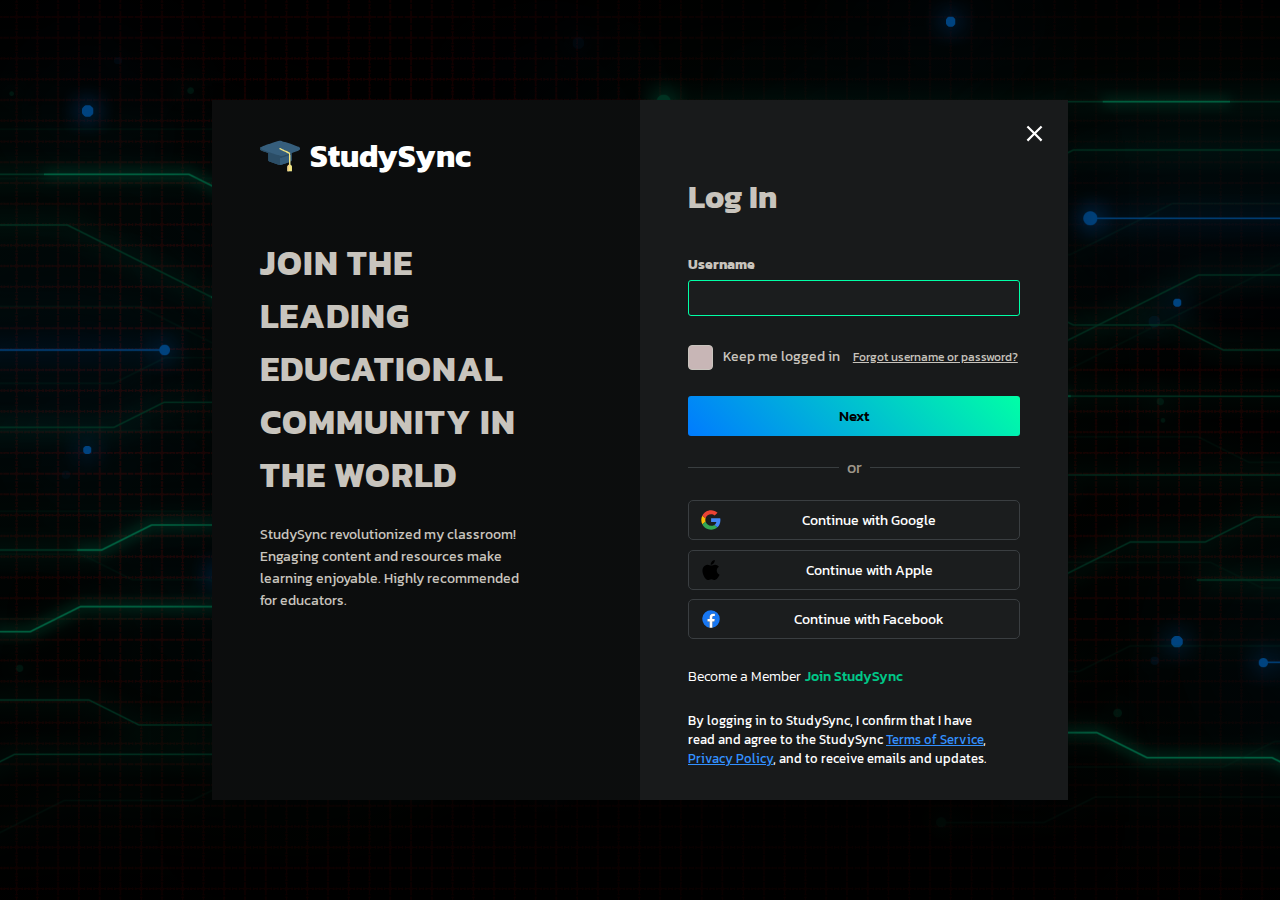
<file: login.html>
<!DOCTYPE html>
<html lang="en">
<head>
    <meta charset="UTF-8">
    <meta name="viewport" content="width=device-width, initial-scale=1.0">
    <title>Login | StudySync</title>
    <link rel="icon" type="image/x-icon" href="assests/mortarboard.svg">
    <link rel="stylesheet" href="./css/style.css">
    <link rel="stylesheet" href="./css/login.css">
    <link rel="stylesheet" href="./css/responsive.css">
</head>
<body>
    <div class="overflow-hidden-wrapper">
        <div class="login_main_container">
            <div class="login_container">
                <div class="login_left_container">
                    <div class="login_logo">
                        <a href="index.html" class="_logo">
                            <img src="assests/mortarboard.svg" alt="logo" id="logo">
                            <span>StudySync</span>
                        </a>
                    </div>
                    <div class="login_details">
                        <h1>JOIN THE LEADING EDUCATIONAL COMMUNITY IN THE WORLD</h1>
                        <p>StudySync revolutionized my classroom! Engaging content and resources make learning enjoyable. Highly recommended for educators.</p>
                    </div>
                </div>
                <div class="close_right_container">
                    <div class="_close_button">
                        <a href="index.html"><img src="assests/close_24dp_FFF_FILL0_wght400_GRAD0_opsz24.svg" alt=""></a>
                    </div>
                    <div class="login_right_container">
                        <h1>Log In</h1>
                        <form>
                            <label class="username_label" for="username">Username</label>
                            <input class="username_container" type="text" aria-invalid="false" id="username" autofocus name="username" required>
                            <div class="logged-in">
                                <label class="custom_checkbox">
                                    <input type="checkbox" id="myCheckbox" required>
                                    <span class="checkmark"></span>
                                    <span class="_keep_1ax">Keep me logged in</span>
                                </label>
                                <a href="">Forgot username or password?</a>
                            </div>
                            <a href="next.html"><button class="_next_btn">Next</button></a>
                        </form>
                        <div class="_or_line_container">
                            <div class="_line"></div>
                            <div class="_or">or</div>
                            <div class="_line"></div>
                        </div>
                        <div class="_social_login_container">
                            <a href="#google" class="_social_login">
                                <div class="_social_1xb">
                                    <img src="assests/google-color-svgrepo-com.svg" alt="google icon">
                                </div>
                                <div class="_heading">
                                    <span>Continue with Google</span>
                                </div>
                            </a>
                            <a href="#apple" class="_social_login">
                                <div class="_social_1xb">
                                    <img src="assests/apple-svgrepo-com.svg" alt="google icon">
                                </div>
                                <div class="_heading">
                                    <span>Continue with Apple</span>
                                </div>
                            </a>
                            <a href="#facebook" class="_social_login">
                                <div class="_social_1xb">
                                    <img src="assests/facebook-svgrepo-com.svg" alt="google icon">
                                </div>
                                <div class="_heading">
                                    <span>Continue with Facebook</span>
                                </div>
                            </a>
                        </div>
                        <div class="_register_via_login">
                            <span>Become a Member</span>
                            <a href="register.html">Join StudySync</a>
                        </div>
                        <div class="_terms_container">
                            <span>
                                By logging in to StudySync, I confirm that I have read and agree to the StudySync
                                <a href="#terms">Terms of Service</a>,
                                <a href="#privacy">Privacy Policy</a>,
                                and to receive emails and updates.
                            </span>
                        </div>
                    </div>
                </div>
            </div>
        </div>
    </div>
</body>
</html>
</file>
<file: css/style.css>
@import url('https://fonts.googleapis.com/css2?family=Kanit:ital,wght@0,100;0,200;0,300;0,400;0,500;0,600;0,700;0,800;0,900&display=swap');

/*----------------------------------- Default Configuration --------------------------------*/
* {
    margin: 0;
    padding: 0;
    box-sizing: border-box;
    font-family: "kanit", sans-serif;
}

body {
    width: 100%;
}

:root {
    --primary-color: #FFA500;
    --default-color: #fff;
    --accent-color: rgb(236, 236, 236);
    --accent-color2: rgb(236, 236, 236);
    --text-color: rgb(54, 51, 51);
    --text-color2: rgb(0, 0, 0);
    --checkbox-color: rgb(200, 182, 182);
    --terms-color: rgb(51, 68, 255);
    --nav-links: rgb(59, 59, 59);
}

.dark-theme {
    --primary-color: #FFA500;
    --default-color: rgb(24, 26, 27);
    --accent-color: rgb(30, 32, 33);
    --accent-color2:rgb(255, 255, 255);
    --text-color: rgb(200, 196, 189);
    --text-color2: rgb(255, 255, 255);
    --checkbox-color: rgb(59, 59, 59);
    --terms-color: rgb(51, 145, 255); 
    --nav-links: rgb(156, 155, 151);
}

.overflow-hidden-wrapper {
    overflow: hidden;
    background-color: var(--default-color);
}

html {
    scroll-behavior: smooth;
}

/*---------------------------------- ScrollBar Customization -------------------------------*/
::-webkit-scrollbar {
    width: 10px;
}

::-webkit-scrollbar-track {
    background: transparent;
}

::-webkit-scrollbar-thumb {
    background: #bababa;
    transition: 0.3s ease;
    border-radius: 15px;
}

::-webkit-scrollbar-thumb:hover {
    background: #a5a5a5;
}

/*----------------------------------- Navigation Section -----------------------------------*/
.navbar {
    display: flex;
    justify-content: space-evenly;
    width: 100%;
    height: 7rem;
    top: 0;
    background-color: var(--accent-color);
    position: fixed;
    z-index: 100;
    box-shadow: 0px 3px 9px 0px rgba(0, 0, 0, 0.75);
    -webkit-box-shadow: 0px 3px 9px 0px rgba(0, 0, 0, 0.75);
    -moz-box-shadow: 0px 3px 9px 0px rgba(0, 0, 0, 0.75);
}

.navbar_logo {
    display: flex;
    align-items: center;
    font-size: 1.7rem;
    font-family: sans-serif;
    font-weight: bold;
    text-decoration: none;
    color: var(--primary-color);
}

.navbar_logo:hover {
    color: var(--text-color2);
    text-shadow: 0 0 10px #FFA500;
}

#logo {
    width: 2rem;
    height: auto;
    margin-right: 10px;
}

.navitems {
    display: flex;
}

.navitems ul {
    display: flex;
    list-style: none;
    align-items: center;
    gap: 1.7rem;
    font-weight: 700;
}

.navitems_links {
    position: relative;
    padding: 0 3px;
    text-decoration: none;
    color: var(--nav-links);
    transition: all 0.3s ease;
    letter-spacing: 0.5px;
    font-size: 1.3rem;
    font-weight: bold;
}

.navitems_links:hover {
    color: var(--text-color2);
}

.navitems_links:after {
    content: "";
    position: absolute;
    background-color: #FFA500;
    height: 3px;
    width: 0;
    left: 0;
    bottom: -5px;
    transition: width 0.3s;
}

.navitems_links:hover:after {
    width: 100%;
}

.navitems_buttons {
    display: flex;
    align-items: center;
    justify-content: flex-end;
    gap: 0.7rem;
}

.navitems_contact_button,
.sidebar_contact_button {
    font-size: 1rem;
    font-weight: bold;
    padding: 5px;
    width: 7rem;
    height: 3rem;
    background: linear-gradient(45deg, #007BFF, #00FFFF);
    border: none;
    border-radius: 7px;
    color: #000000;
    cursor: pointer;
    transition: background 0.3s ease-out;
}

.navitems_contact_button:hover, .sidebar_contact_button:hover {
    background: linear-gradient(45deg, #00FFFF, #007BFF);
}

#dark_icon {
    width: 32px;
    margin-right: 20px;
}

/*------------------------------- Sidebar For Small Devices --------------------------------*/
.hamburger {
    display: flex;
    align-items: center;
}

.hamburger_dis{
    display: none;
    cursor: pointer;
}

.hamburger svg {
    fill: var(--text-color2);
    stroke: var(--text-color2);
}

.close_btn svg {
    fill: none;
    stroke: var(--text-color2);
}

.close_btn {
    display: block;
    margin-left: 20px;
    margin-top: 40px;
    cursor: pointer;
}

.sidebar {
    height: 100%;
    width: 200px;
    background-color: var(--accent-color);
    position: fixed;
    overflow: scroll;
    top: 0;
    right: -100%;
    transition: all 0.4s ease;
    z-index: 300;
    box-shadow: -6px 0px 10px -2px rgba(0, 0, 0, 0.76);
    -webkit-box-shadow: -6px 0px 10px -2px rgba(0, 0, 0, 0.76);
    -moz-box-shadow: -6px 0px 10px -2px rgba(0, 0, 0, 0.76);
}

.sidebar.active {
    right: 0;
}

.sidebar ul {
    display: flex;
    flex-direction: column;
    align-items: center;
    list-style: none;
    gap: 2.5rem;
    margin-top: 3rem;
}

.sidebar_links {
    text-decoration: none;
    color: var(--text-color2);
    font-weight: bold;
    font-size: 1.3rem;
    letter-spacing: 0.5px;
    align-self: center;
}

/* Sidebar Contact Button CSS is in Navigation -> navitems_contact_button */

/*------------------------------------- Hero Section ---------------------------------------*/
.hero_container {
    margin-top: 9rem;
    display: flex;
    justify-content: space-evenly;
    gap: 1.3rem;
}

.left_container {
    padding-top: 6rem;
    animation: slideInLeft 1s ease forwards;
}

@keyframes slideInLeft {
    0% {
        opacity: 0;
        transform: translateX(-100%);
    }

    100% {
        opacity: 1;
        transform: translateX(0);
    }
}

.hero_title {
    font-size: 0.9rem;
    color: var(--primary-color);
    font-weight: bold;
}

.hero_heading {
    color: var(--text-color);
    font-size: 3rem;
    line-height: 3.5rem;
    padding-top: 1rem;
}

.hero_description {
    color: var(--text-color);
    max-width: 430px;
    padding-top: 1.7rem;
}

.button_container {
    margin-top: 2.3rem;
    display: flex;
    gap: 16px;
}

.start_button,
.tour_button {
    padding: 5px;
    width: 100px;
    height: 35px;
    color: #fff;
    border: none;
    border-radius: 4px;
    cursor: pointer;
    font-weight: bold;
    background-color: var(--primary-color);
    transition: all 0.3s ease;
}

.start_button {
    color: #000000;
}

.tour_button {
    background-color: rgb(36, 36, 36);
}

.start_button:hover,
.tour_button:hover {
    transform: scale(1.1);
}

.right_container {
    position: relative;
    width: 480px;
    height: 500px;
    border-radius: 20px;
    box-shadow: rgba(0, 0, 0, 0.19) 0px 10px 20px, rgba(0, 0, 0, 0.23) 0px 6px 6px;
    overflow: hidden;
}

.right_container_image {
    position: absolute;
    object-fit: cover;
    object-position: center;
    height: 100%;
    width: 100%;
    border-radius: 20px;
    transition: all 0.3s ease;
    z-index: 1;
}

.right_container_image:hover {
    transform: scale(1.05);
}

.right_container_text {
    display: none;
}

/*--------------------------------------- Company Section ----------------------------------*/
.trusted_container {
    display: flex;
    flex-direction: column;
    align-items: center;
    margin-top: 3rem;
    animation: slideInLeft 1s ease forwards;
}

@keyframes slideInLeft {
    0% {
        opacity: 0;
        transform: translateX(-100%);
    }

    100% {
        opacity: 1;
        transform: translateX(0);
    }
}

.trusted_heading {
    color: var(--text-color);
    font-weight: bold;
}

.company_container {
    margin-top: 0.7rem;
    display: grid;
    grid-template-columns: repeat(4, 1fr);
    gap: 3.7rem;
    background-color: var(--accent-color);
    padding: 22px;
    border-radius: 5px;
}

.company_icon {
    display: flex;
    align-items: center;
    gap: 4px;
}

.company_icon ion-icon {
    fill: var(--text-color);
    font-size: 22px;
}

.company_icon span {
    font-size: 12px;
    font-weight: bold;
    color: var(--text-color);
}

/*------------------------------------- Feature Section ------------------------------------*/
.feature_section {
    width: 100%;
    background-color: var(--accent-color);
    margin-top: 30px;
    display: flex;
    flex-direction: column;
    align-items: center;
}

.feature_heading {
    font-size: 2rem;
    margin: 14px 0;
    text-align: center;
    color: var(--text-color);
}

.feature_description {
    max-width: 768px;
    text-align: center;
    color: var(--text-color);
}

.main_feature_cards_container {
    display: grid;
    grid-template-columns: repeat(2, 370px);
    margin: 1.7rem 0;
    gap: 1rem;
}

.feature_cards_container {
    display: flex;
    flex-direction: column;
    align-items: center;
    height: 220px;
    background-color: rgb(74, 144, 226);
    border-radius: 14px;
}

#personalized {
    background-color: rgb(74, 144, 226);
}

#affordability {
    background-color: rgb(255, 98, 137);
}

#industry {
    background-color: rgb(252, 191, 88);
}

#innovative {
    background-color: rgb(68, 191, 195);
}

#responsive {
    background-color: rgb(89, 137, 68);
}

#analytics {
    background-color: rgb(125, 120, 177);
}

.feature_cards_icon {
    background-color: white;
    border-radius: 50%;
    width: 42px;
    height: 42px;
    display: flex;
    justify-content: center;
    align-items: center;
    margin-top: 15px;
}

.feature_cards_icon_img {
    width: 18px;
}

.cards_heading {
    text-align: center;
    margin: 10px 0;
    color: #fff;
}

.cards_description {
    text-align: center;
    padding: 0 15px;
    padding-bottom: 25px;
    color: #fff;
}

/*------------------------------------ Testimonial Section ---------------------------------*/
.testimonial_section {
    display: flex;
    flex-direction: column;
    align-items: center;
    padding: 1rem 0;
}

.testimonial_heading {
    text-align: center;
    margin-bottom: 1.3rem;
    color: var(--text-color);
}

.testimonial_container {
    display: grid;
    grid-template-columns: repeat(3, 320px);
    gap: 1rem;
}

.review_section {
    display: flex;
    flex-direction: column;
    align-items: center;
    border: 1px solid rgb(213, 212, 221);
    background-color: var(--accent-color);
    border-radius: 7px;
    padding: 1rem 0;
    transition: all 0.3s ease;
}

.review_section:hover {
    transform: scale(1.03);
    border: 1px solid var(--primary-color);
    box-shadow: 0px 0px 2px 2px var(--primary-color);
}

.review_section p {
    text-align: center;
    font-size: 0.8rem;
    max-width: 280px;
    margin-bottom: 13px;
    color: var(--text-color);
}

.reviewer_image {
    width: 70px;
    height: 75px;
    border-radius: 50%;
    margin-bottom: 13px;
}

.review_person_name {
    color: var(--primary-color);
    font-weight: bold;
}

.review_person_qualification {
    color: var(--text-color);
}

.relative {
    position: relative;
    text-decoration: none;
}

.py-2 {
    position: absolute;
    padding-top: .5rem;
    padding-bottom: .5rem;
    padding-left: 1rem;
    padding-right: 1rem;
    background-color: var(--primary-color);
    border-radius: 4px;
    color: #000;
    font-weight: 600;
    top: -25px;
    left: -20px;
    animation: bounce 1.5s infinite;
}

@keyframes bounce {
    0%, 10%, 20%, 30%, 50%, 70%, 80%, 90%, 100% {
        transform: translateY(0);
    }
    40% {
        transform: translateY(10px);
    }
    60% {
        transform: translateY(10px);
    }
}

/*-------------------------------------- Products Section ----------------------------------*/
.products_section_large {
    position: absolute;
    width: 100%;
    left: 50%;
    transform: translateX(-50%);
    margin-top: 2rem;
    display: flex;
    justify-content: center;
}

.product_card_large {
    height: 300px;
    width: 350px;
    background-color: rgb(28, 33, 36);
    border-radius: 14px;
    box-shadow: 0px 0px 3px 1px rgba(0,0,0,0.75);
    -webkit-box-shadow: 0px 0px 3px 1px var(--primary-color);
    -moz-box-shadow: 0px 0px 3px 1px rgba(0,0,0,0.75);
    transition: 0.3s ease-out;
    position: relative;
    left: 0px;
}

.product_card_large:hover {
    box-shadow: 0px 0px 13px 5px var(--primary-color);
    -webkit-box-shadow: 0px 0px 13px 5px var(--primary-color);
    -moz-box-shadow: 0px 0px 13px 5px var(--primary-color);
}

.product_card_large:not(:first-child) {
    margin-left: -200px;
}

#product_1_card:hover {
    transform: translateY(-20px) rotate(-5deg);
    transition: 0.4s ease-out;
}

#product_2_card:hover {
    transform: translateY(-20px);
    transition: 0.4s ease-out;
}

#product_3_card:hover {
    transform: translateY(-20px);
    transition: 0.4s ease-out;
}

#product_last_card:hover {
    transform: translateY(-20px) rotate(5deg);
    transition: 0.4s ease-out;
}

.product_card_large:hover~.product_card_large {
    position: relative;
    left: 150px;
    transition: 0.4s ease-out;
}

.products_section_small {
    display: none;
}

.product_card_large {
    display: flex;
    flex-direction: column;
    padding: 1.5rem 1.5rem;
    height: 330px;
}
.product_card_large a{
    text-decoration: none;
}
.product_image {
    width: 100%;
    height: 135px;
    border-radius: 14px;
    overflow: hidden;
}
.product_image img {
    width: 100%;
    height: 100%;
    object-fit: cover;
    object-position: center;
}
.products_heading {
    display: block;
    margin-top: 11px;
    color: #fff;
    font-weight: bold;
    font-size: 1.5rem;
}
.amount_container {
    color: #fff;
    margin-top: 27px;
    font-size: 13px;
}
._1fxa {
    margin-right: 8px;
    color: rgb(102, 144, 207);
}
._1fxb {
    text-decoration: line-through;
    margin-right: 20px;
}
._1fxc {
    font-size: 11px;
}

/*------------------------------------- NewsLetter Section ---------------------------------*/
.newsletter_section {
    background-color: var(--accent-color);
    max-width: 1120px;
    height: 400px;
    margin-top: 26rem;
    margin-left: auto;
    margin-right: auto;
    border-radius: 12px;
    overflow: hidden;
}

.newsletter_content {
    display: flex;
    height: 100%;
    background-color: var(--accent-color);
}

.newsletter_left {
    position: relative;
    width: 50%;
    height: 100%;
}

.newsletter_image {
    position: absolute;
    inset: 0;
    width: 100%;
    height: 100%;
    object-fit: cover;
    object-position: center;
}

.newsletter_right {
    display: flex;
    flex-direction: column;
    justify-content: center;
    padding: 2rem;
}

.newsletter_info {
    margin-bottom: 0.8rem;
}

.newsletter_heading {
    font-size: 2.3rem;
    color: var(--primary-color);
}

.newsletter_description {
    color: var(--text-color);
}

.email_container {
    width: 300px;
    height: 33px;
    outline: none;
    border-top: none;
    border-left: none;
    border-right: none;
    padding-left: 8px;
    background-color: transparent;
    color: var(--text-color2);
    border-bottom: 2px solid var(--primary-color);
}

::placeholder {
    padding-left: 5px;
}

.submit_button {
    width: 87px;
    height: 35px;
    border: none;
    margin-left: 10px;
    border-radius: 6px;
    background-color: var(--primary-color);
    color: var(--default-color);
    font-weight: 600;
    cursor: pointer;
}

.submit_button:hover {
    color: var(--text-color2);
}

.custom_checkbox input[type="checkbox"] {
    display: none;
}

.custom_checkbox {
    display: inline-block;
    position: relative;
    padding-left: 35px;
    cursor: pointer;
    font-size: 22px;
    user-select: none;
}

.custom_checkbox .checkmark {
    position: absolute;
    top: 12px;
    left: 0;
    height: 25px;
    width: 25px;
    background-color: var(--checkbox-color);
    border: 1px solid var(--text-color);
    border-radius: 4px;
}

.custom_checkbox:hover input ~ .checkmark {
    border: 1px solid rgb(255, 255, 255);
}

.custom_checkbox input:checked ~ .checkmark {
    background-color: var(--primary-color);
    border: 1px solid var(--primary-color);
}

.custom_checkbox .checkmark:after {
    content: "";
    position: absolute;
    display: none;
}

.custom_checkbox input:checked ~ .checkmark:after {
    display: block;
}

.custom_checkbox .checkmark:after {
    left: 8px;
    top: 1px;
    width: 5px;
    height: 15px;
    border: solid #000;
    border-width: 0 3px 3px 0;
    transform: rotate(45deg);
}

.signing_span {
    display: block;
    padding-top: 15px;
    font-size: 0.8rem;
    color: var(--text-color);
}

.signing_span a {
    color: var(--terms-color);
}

/*--------------------------------------- Footor Section -----------------------------------*/
.footer_section {
    display: flex;
    justify-content: space-evenly;
    margin-top: 3.5rem;
    margin-bottom: 2.1rem;
}

.footor_left {
    display: flex;
    flex-direction: column;
    gap: 0.7rem;
}

.footor_logo img {
    width: 2rem;
    margin-right: 0.3rem;
    height: auto;
}

.footor_logo a {
    display: flex;
    align-items: center;
    font-size: 1.1rem;
    font-weight: bold;
    text-decoration: none;
    color: var(--primary-color);
}

.footor_logo a:hover {
    color: var(--text-color2);
    text-shadow: 0 0 10px #FFA500;
}

.footor_desc {
    color: var(--text-color);
    font-size: 13px;
}

.social_links {
    display: flex;
    gap: 0.4rem;
}

.social_links a {
    color: var(--text-color);
    font-size: 1.7rem;
}

.social_links ion-icon:hover {
    fill: var(--primary-color);
}

.footor_right {
    display: flex;
    gap: 6rem;
}

.links_section {
    display: flex;
    flex-direction: column;
}

.links_section span {
    margin-bottom: 1.2rem;
    font-weight: bold;
    font-size: 1.1rem;
    color: var(--text-color2);
}

.links_section a {
    text-decoration: none;
    color: var(--text-color);
    font-size: 0.8rem;
    padding-bottom: 0.8rem;
}

.copyright_section {
    margin-bottom: 3.3rem;
    text-align: center;
    padding: 0.5rem 0;
    font-size: 0.9rem;
    color: var(--text-color2);
}

/*------------------------------------ Action Section --------------------------------*/
.action_section {
    width: 100%;
    height: 50px;
    background-color: #4158D0;
    background-image: linear-gradient(43deg, #4158D0 0%, #C850C0 46%, #FFCC70 100%);
    display: flex;
    justify-content: center;
    position: fixed;
    z-index: 200;
    bottom: 0;
    box-shadow: 0px 0px 10px 0px rgba(0, 0, 0, 0.75);
    -webkit-box-shadow: 0px 0px 10px 0px rgba(0, 0, 0, 0.75);
    -moz-box-shadow: 0px 0px 10px 0px rgba(0, 0, 0, 0.75);
}

.action_details {
    display: flex;
    align-items: center;
    gap: 1rem;
}

.action_details span {
    font-size: 0.8rem;
    color: #fff;
}

.action_buttons {
    display: flex;
    gap: 0.5rem;
}

.action_login,
.action_join {
    width: 90px;
    height: 35px;
    border: none;
    cursor: pointer;
    border-radius: 7px;
    font-weight: bold;
}

.action_login:hover {
    background-color: rgb(14, 13, 32);
    color: white;
}

.action_join {
    background: linear-gradient(45deg, #007BFF, #00FFFF);
}

.action_join:hover {
    background: linear-gradient(45deg, #00FFFF, #007BFF);
}

.action_icon_container {
    display: flex;
    gap: 0.5rem;
}

.action_icon a {
    display: flex;
    justify-content: center;
    align-items: center;
    width: 35px;
    height: 35px;
    background-color: var(--accent-color);
    border-radius: 7px;
}

.action_icon img {
    width: 20px;
}

.top_of_site_link {
    position: fixed;
    transition: .2s;
    bottom: 3.5rem;
    right: 1rem;
    z-index: 15;
}

.top_of_site_link svg {
    background-color: var(--accent-color2);
    border-radius: 50%;
    border: none;
}
</file>
<file: css/login.css>
@import url('https://fonts.googleapis.com/css2?family=Kanit:ital,wght@0,100;0,200;0,300;0,400;0,500;0,600;0,700;0,800;0,900&display=swap');

/*----------------------------------- Default Configuration --------------------------------*/
* {
    margin: 0;
    padding: 0;
    box-sizing: border-box;
    font-family: "kanit", sans-serif;
}

html, body {
    scroll-behavior: smooth;
    height: 100%;
}

:root {
    --primary-color: #FFA500;
    --default-color: rgb(24, 26, 27);
    --accent-color: rgb(30, 32, 33);
    --text-color: rgb(200, 196, 189);
}

.overflow-hidden-wrapper {
    overflow: hidden;
}

.login_main_container {
    background: linear-gradient(to top, rgba(0, 0, 0, 0.5)50%, rgba(0, 0, 0, 0.5)50%), url(./background.png);
    background-size: cover;
    background-position: center;
    background-repeat: no-repeat;
    height: 100vh;
    display: flex;
    justify-content: center;
    align-items: center;
}

.login_container {
    width: 856px;
    height: 700px;
    background-color: var(--default-color);
    display: flex;
    box-shadow: 0 40px 50px 0 rgba(0, 0, 0, .35);
}

.login_left_container {
    width: 50%;
    background-image:linear-gradient(to top, rgba(0, 0, 0, 0.5)50%, rgba(0, 0, 0, 0.5)50%), url(https://picsum.photos/700/700);
    color: #fff;
    padding: 2rem 3rem;
}

.login_logo a{
    display: flex;
    align-items: center;
    font-size: 2rem;
    font-family: sans-serif;
    font-weight: bold;
    text-decoration: none;
    color: #fff;
}

#logo {
    width: 2.5rem;
    height: auto;
    margin-right: 10px;
}

.login_details {
    margin-top: 3.5rem;
    margin-right: 3.5rem;
    display: flex;
    flex-direction: column;
    gap: 1.4rem;
}

.login_details h1 {
    font-size: 2.2rem;
    letter-spacing: 1px;
    color: var(--text-color);
}

.login_details p {
    font-size: 0.9rem;
    color: var(--text-color);
}

.close_right_container {
    width: 50%;
}

._close_button {
    display: flex;
    justify-content: flex-end;
    padding: 20px 20px 0 0;
    cursor: pointer;
}

._close_button img {
    width: 27px;
}

.login_right_container {
    padding: 20px 48px 40px;
    display: flex;
    flex-direction: column;
}

.login_right_container h1 {
    color: var(--text-color);
}

.login_right_container form {
    display: flex;
    flex-direction: column;
    gap: 0.3rem;
}

.username_label {
    margin-top: 2rem;
    font-weight: bold;
    font-size: 0.9rem;
    color: var(--text-color);
}

.username_container {
    height: 36px;
    border: 1px solid #727171;
    border-radius: 3px;
    outline: none;
    padding-left: 10px;
    background-color: rgb(27, 29, 30);
    color: #fff;
}

.username_container:focus {
    border: 1px solid rgb(0, 255, 166);
}

.logged-in {
    margin-top: 0.8rem;
    display: flex;
    align-items: center;
}

._keep_1ax {
    font-size: 0.875rem;
    display: block;
    padding-top: 0.8rem;
    color: var(--text-color);
    cursor: pointer;
}

.logged-in a {
    font-size: 0.775rem;
    padding-top: 0.8rem;
    padding-left: 0.8rem;
    color: var(--text-color);
}

._next_btn {
    width: 100%;
    height: 40px;
    background: linear-gradient(45deg, #007BFF, rgb(0, 255, 166));
    border: none;
    border-radius: 3px;
    cursor: pointer;
    margin-top: 1.5rem;
    font-size: 15px;
    font-weight: 500;
    transition: all 0.1s ease;
}

._next_btn:hover {
    background: linear-gradient(45deg, rgb(0, 255, 166), #007BFF);
}

._or_line_container {
    display: flex;
    align-items: center;
    height: 32px;
    margin: 1rem 0;
}

._line {
    border-bottom: 1px solid rgb(57, 62, 64);
    flex: 1;
}

._or {
    margin: 0 8px 1px;
    color: rgb(158, 150, 137);
}

._social_login_container {
    display: flex;
    flex-direction: column;
    gap: 0.6rem;
}

._social_login {
    display: flex;
    padding: 8px 12px;
    border: 1px solid rgb(58, 62, 65);
    background-color: rgb(27, 29, 30);
    border-radius: 5px;
    text-decoration: none;
    color: #fff;
    transition: all 0.3s ease;
}

._social_login:hover {
    border: 1px solid rgb(210, 227, 252);
    background-color: rgb(248, 250, 255);
    color: #000000;
}

._social_1xb {
    display: flex;
    width: 10%;
}

._social_1xb img{
    width: 20px;
}

._heading {
    width: 90%;
    display: flex;
    justify-content: center;
}
._heading span {
    font-size: 0.9rem;
}

._register_via_login {
    margin-top: 1.5rem;
    font-weight: 300;
}

._register_via_login span {
    font-size: 0.9rem;
    color: #fff;
}

._register_via_login a {
    text-decoration: none;
    color: rgb(0, 199, 135);
    font-weight: 500;
    font-size: 0.875rem;
}

._terms_container {
    max-width: 300px;
    font-size: 0.8rem;
    color: #fff;
    margin-top: 1.5rem;
}

._terms_container a {
    color: rgb(51, 145, 255);
}
</file>
<file: css/responsive.css>
@media (max-width: 1132px) {
    .testimonial_container {
        display: grid;
        grid-template-columns: repeat(1, 300px);
    }
    .newsletter_section {
        max-width: 800px;
    }
}

@media (max-width: 998px) {
    .left_container {
        margin-top: -7rem;
    }
    
    .right_container {
        width: 280px;
        height: 330px;
    }
}

@media (max-width: 993px) {
    .products_section_large {
        display: none;
    }
    .newsletter_section {
        margin-top: 2rem;
    }
    .product_card_small_container {
        width: 100%;
        margin-top: 30px;
        display: flex;
        flex-direction: column;
        align-items: center;
    }
    .products_section_small {
        display: grid;
        grid-template-columns: repeat(2, 350px);
        gap: 1rem;
    }
    .product_card_small {
        display: flex;
        flex-direction: column;
        padding: 1.5rem 1.5rem;
        height: 330px;
        background-color: rgb(28, 33, 36);
        border: 1px solid rgb(53, 58, 60);
        box-shadow: 0px 0px 15px 3px rgba(0,0,0,0.75);
        -webkit-box-shadow: 0px 0px 15px 3px rgba(0,0,0,0.75);
        -moz-box-shadow: 0px 0px 15px 3px rgba(0,0,0,0.75);
        border-radius: 14px;
        transition: all 0.3s ease;
    }
    .product_card_small:hover {
        transform: scale(1.03);
    }
    .product_card_small a{
        text-decoration: none;
    }
    .product_image {
        width: 100%;
        height: 150px;
        border-radius: 14px;
        overflow: hidden;
    }
    .product_image img {
        width: 100%;
        height: 100%;
        object-fit: cover;
        object-position: center;
    }
    .products_heading {
        display: block;
        margin-top: 11px;
        color: #fff;
        font-weight: bold;
        font-size: 1.5rem;
    }
    .amount_container {
        color: #fff;
        margin-top: 27px;
        font-size: 13px;
    }
    ._1fxa {
        margin-right: 8px;
        color: rgb(102, 144, 207);
    }
    ._1fxb {
        text-decoration: line-through;
        margin-right: 20px;
    }
    ._1fxc {
        font-size: 11px;
    }
}

@media (max-width: 1090px) {
    .navbar {
        justify-content: space-between;
        padding-left: 2.1rem;
    }
    .navitems {
        display: none;
    }
    .navitems_contact_button_link {
        display: none;
    }
    .hamburger{
        display: flex;
        align-items: center;
        padding-right: 2.1rem;
    }
    .hamburger_dis{
        display: flex;
        align-items: center;
    }
}

@media (max-width: 930px) {
    .footor_right {
        display: flex;
        gap: 1rem;
    }
}

@media (max-width: 807px) {
    .hero_container {
        display: flex;
        flex-direction: column;
        align-items: center;
    }

    .left_container {
        margin-top: -7rem;
        display: flex;
        flex-direction: column;
        align-items: center;
    }

    .hero_title {
        font-size: 0.9rem;
        text-align: center;
    }

    .hero_heading {
        text-align: center;
    }

    .hero_description {
        max-width: 370px;
        text-align: center;
    }
    
    .right_container_image {
        width: 280px;
        height: 330px;
    } 
}

@media (min-width: 807px) {
    .right_container_image:hover {
        transform: scale(1.05);
        opacity: 0.4;
    }

    .right_container_text {
        position: absolute;
        bottom: -100%;
        left: 0;
        width: 100%;
        background-color: rgb(0, 0, 0);
        color: rgb(255, 255, 255);
        text-align: center;
        display: flex;
        flex-direction: column;
        justify-content: center;
        padding: 20px;
        transition: all 0s ease;
    }
    
    .right_container:hover .right_container_text {
        height: 100%;
        bottom: 0;
    }
    
    .right_container_text h2 {
        color: #fff;
    }
}

@media (max-width: 795px) {
    .email_container {
        width: 200px;
    }
}

@media (max-width: 778px) {
    .main_feature_cards_container {
        display: grid;
        grid-template-columns: repeat(1, 300px);
    }
    .feature_description {
        max-width: 300px;
    }
    .newsletter_section {
        max-width: 680px;
    }
}

@media (max-width: 746px) {
    .products_section_small {
        display: grid;
        grid-template-columns: repeat(1, 350px);
    }
}

@media (max-width: 698px) {
    .company_container {
        display: grid;
        grid-template-columns: repeat(2, 1fr);
    }
    .newsletter_left {
        display: none;
    }
    .newsletter_section {
        max-width: 370px;
        height: 250px;
    }
    .footer_section {
        display: flex;
        flex-direction: column;
        align-items: center;
        gap: 1rem;
    }
}

@media (max-width: 635px) {
    .or_container, .action_icon_container {
        display: none;
    }
}

@media (max-width: 470px) {
    .copyright_section {
        margin-bottom: 6.5rem;
    }
    .action_section {
        height: 100px;
    }
    .action_details {
        display: flex;
        flex-direction: column;
        justify-content: center;
    }
    .action_details span {
        text-align: center;
    }
    .action_button {
        margin-top: -0.3rem;
    }
    .top_of_site_link {
        bottom: 7rem;
    }
}

@media (max-width: 436px) {
    .footor_right {
        display: grid;
        grid-template-columns: repeat(2, 1fr);
    }
}

@media (max-width: 400px) {
    .newsletter_section {
        max-width: 300px;
    }
    .newsletter_heading {
        font-size: 1.8rem;
    }
    .email_container {
        width: 130px;
    }
}

@media (max-width: 373px) {
    .products_section_small {
        display: grid;
        grid-template-columns: repeat(1, 300px);
    }
    .product_card_small:hover {
        transform: none;
    }
    .products_heading {
        font-size: 1.25rem;
    }
}

/*-------------------------------------- login.html Responsive -------------------------------*/
@media (max-width: 865px) {
    .login_container {
        width: 100vw;
        height: 100vh;
    }
    .close_right_container {
        width: 100vw;
    }
    .login_left_container {
        display: none;
    }
    .login_right_container {
        width: 100vw;
        display: flex;
        flex-direction: column;
    }
    .logged-in {
        display: flex;
        justify-content: space-between;
    }
}

/*------------------------------------ register.html Responsive ------------------------------*/
@media (max-width: 865px) {
    .login_container {
        width: 100vw;
        height: 100vh;
    }
    .close_right_container {
        width: 100vw;
    }
    .login_left_container {
        display: none;
    }
    .login_right_container {
        width: 100vw;
        display: flex;
        flex-direction: column;
    }
}
</file>
